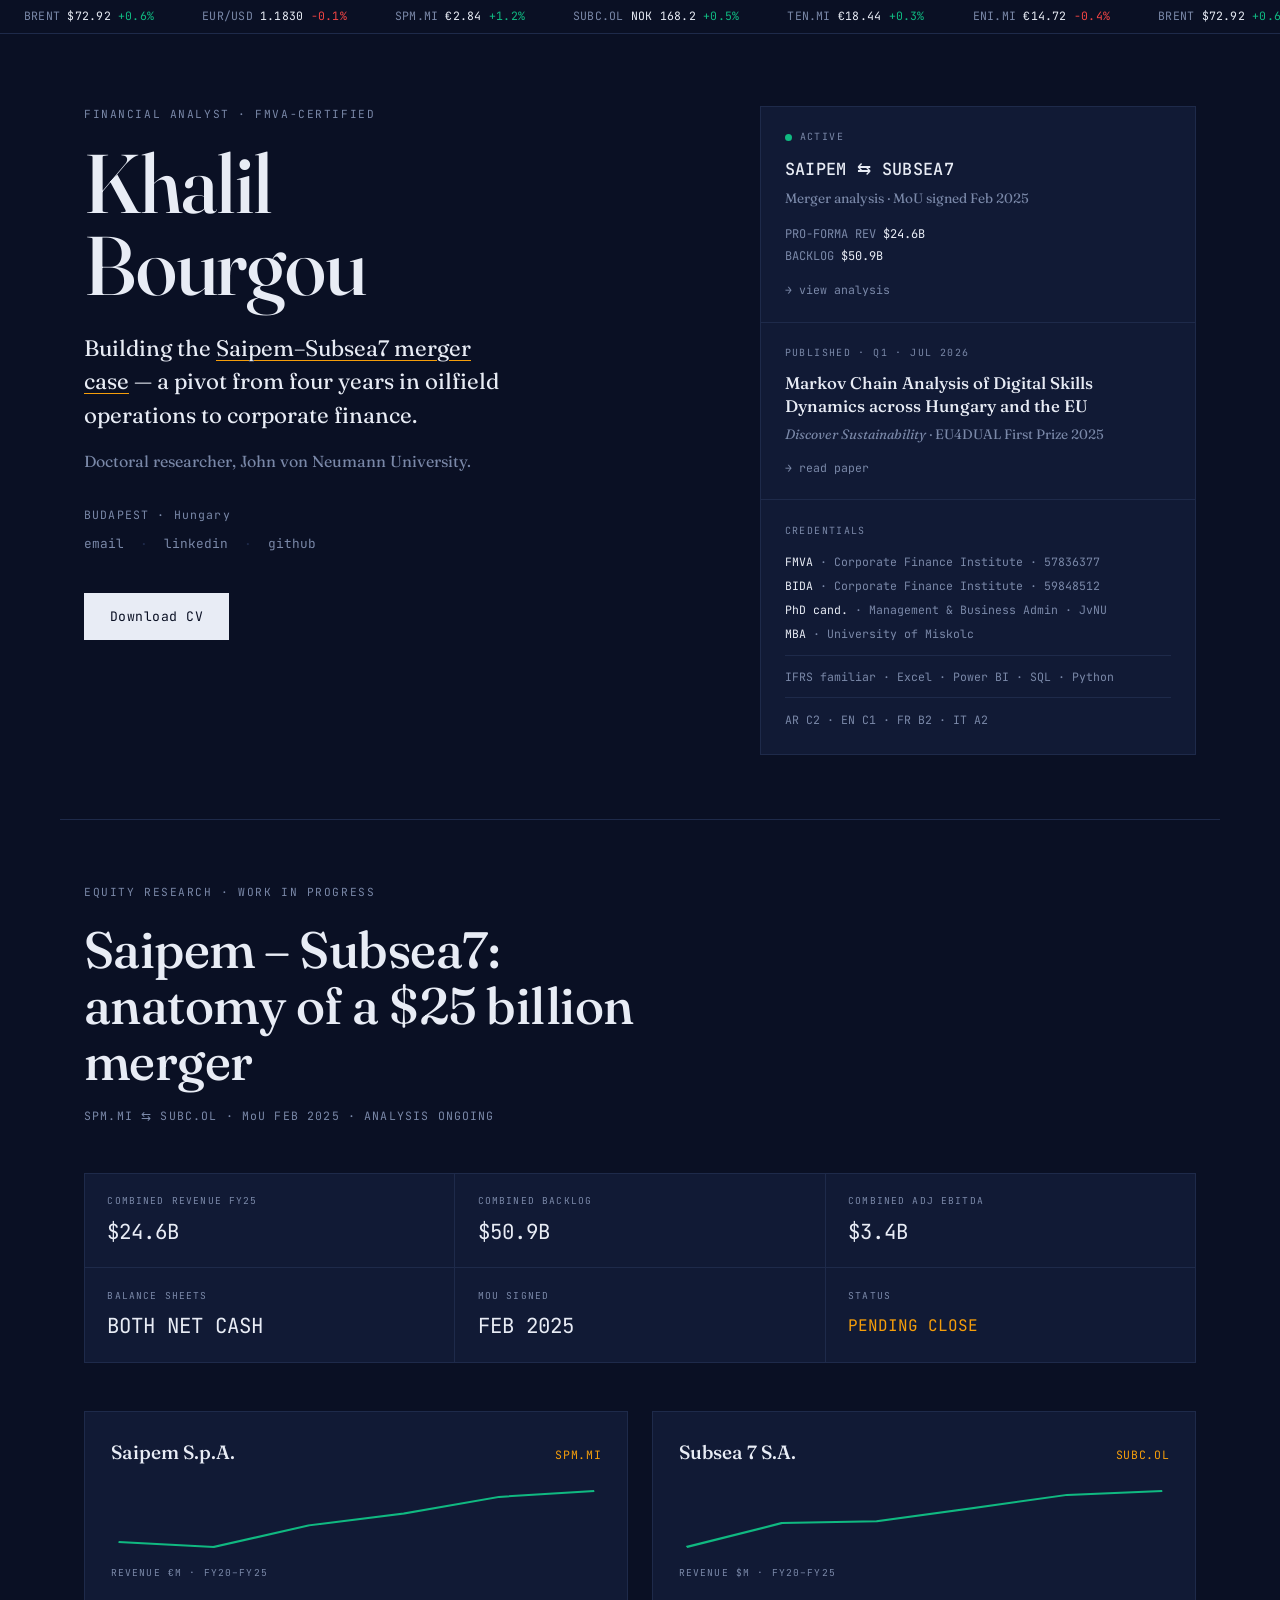
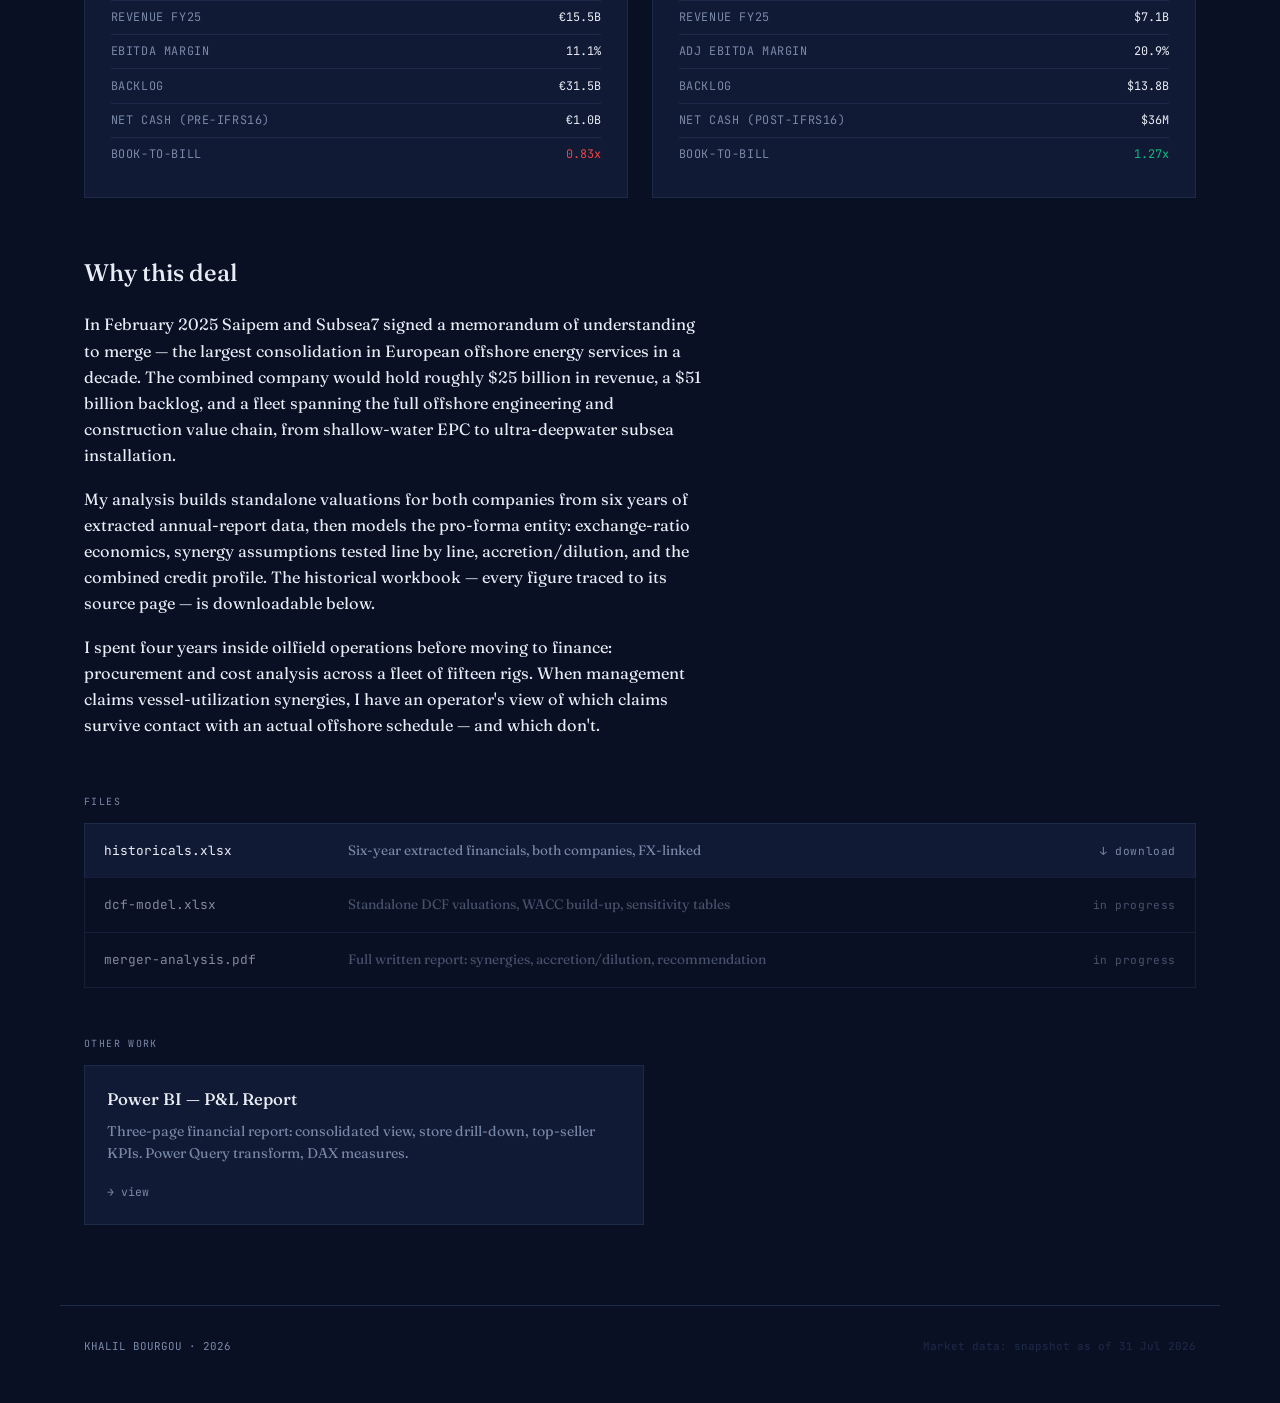
<file: index.html>
<!DOCTYPE html>
<html lang="en">
<head>
  <meta charset="utf-8">
  <meta name="viewport" content="width=device-width, initial-scale=1">
  <title>Khalil Bourgou — Financial Analyst</title>
  <meta name="description" content="FMVA-certified financial analyst building the Saipem–Subsea7 merger case. PhD researcher">

  <!-- Open Graph — link previews in Slack / WhatsApp / LinkedIn -->
  <meta property="og:title" content="Khalil Bourgou — Financial Analyst">
  <meta property="og:description" content="FMVA-certified. Building the Saipem–Subsea7 merger case. Published researcher.">
  <meta property="og:type" content="website">
  <meta property="og:url" content="https://bourgov.github.io/">

  <link rel="preconnect" href="https://fonts.googleapis.com">
  <link rel="preconnect" href="https://fonts.gstatic.com" crossorigin>
  <link href="https://fonts.googleapis.com/css2?family=Fraunces:opsz,wght@9..144,400;9..144,500;9..144,600&family=JetBrains+Mono:wght@400;500&display=swap" rel="stylesheet">
  <link rel="stylesheet" href="styles.css">
</head>
<body>

  <!-- ══════════════ TICKER STRIP ══════════════ -->
  <div class="ticker-wrap" aria-hidden="true">
    <div class="ticker" id="ticker">
      <!-- populated by script.js; static fallback below -->
      <span class="tick"><span class="sym">LOADING</span> <span class="px">market data…</span></span>
    </div>
  </div>

  <!-- ══════════════ ABOVE THE FOLD ══════════════ -->
  <main class="fold">

    <!-- Left column — the human side -->
    <section class="identity">
      <p class="eyebrow">FINANCIAL ANALYST · FMVA-CERTIFIED</p>
      <h1>Khalil<br>Bourgou</h1>
      <p class="lede">
        Building the <a class="quiet-link" href="#project">Saipem–Subsea7 merger case</a> —
        a pivot from four years in oilfield operations to corporate finance.
      </p>
      <p class="sub">
        Doctoral researcher, John von Neumann University. 
        <em></em> 
      </p>

      <p class="meta-line">BUDAPEST · Hungary</p>

      <nav class="contact" aria-label="Contact">
        <a href="mailto:bourgoukalil@gmail.com">email</a>
        <span class="sep">·</span>
        <a href="https://www.linkedin.com/in/khalilbourgou/" rel="noopener">linkedin</a>
        <span class="sep">·</span>
        <a href="https://github.com/Bourgov" rel="noopener">github</a>
      </nav>

      <a class="cv-btn" href="assets/KhalilBourgou_CV.pdf" download>Download CV</a>
    </section>

    <!-- Right column — the data side -->
    <section class="panels">

      <a class="panel panel-live" href="#project">
        <div class="panel-head">
          <span class="live-dot" aria-hidden="true"></span>
          <span class="panel-tag">ACTIVE</span>
        </div>
        <p class="panel-title mono">SAIPEM &#8646; SUBSEA7</p>
        <p class="panel-desc">Merger analysis · MoU signed Feb 2025</p>
        <p class="panel-data mono">
          PRO-FORMA REV <span class="val">$24.6B</span><br>
          BACKLOG <span class="val">$50.9B</span>
        </p>
        <p class="panel-cta mono">&rarr; view analysis</p>
      </a>

      <a class="panel" href="https://doi.org/10.1007/s43621-026-04176-8" rel="noopener">
        <div class="panel-head">
          <span class="panel-tag">PUBLISHED · Q1 · JUL 2026</span>
        </div>
        <p class="panel-title-serif">Markov Chain Analysis of Digital Skills Dynamics across Hungary&nbsp;and&nbsp;the&nbsp;EU</p>
        <p class="panel-desc"><em>Discover Sustainability</em> · EU4DUAL First Prize 2025</p>
        <p class="panel-cta mono">&rarr; read paper</p>
      </a>

      <div class="panel panel-static">
        <div class="panel-head">
          <span class="panel-tag">CREDENTIALS</span>
        </div>
        <ul class="cred mono">
          <li>FMVA <span class="dim">· Corporate Finance Institute · 57836377</span></li>
          <li>BIDA <span class="dim">· Corporate Finance Institute · 59848512</span></li>
          <li>PhD cand. <span class="dim">· Management &amp; Business Admin · JvNU</span></li>
          <li>MBA <span class="dim">· University of Miskolc</span></li>
          <li class="cred-skills">IFRS familiar · Excel · Power BI · SQL · Python</li>
          <li class="cred-langs">AR C2 · EN C1 · FR B2 · IT A2</li>
        </ul>
      </div>

    </section>
  </main>

  <!-- ══════════════ PROJECT DETAIL ══════════════ -->
  <article class="project" id="project">

    <header class="project-head">
      <p class="eyebrow">EQUITY RESEARCH · WORK IN PROGRESS</p>
      <h2>Saipem&thinsp;–&thinsp;Subsea7:<br>anatomy of a $25&thinsp;billion merger</h2>
      <p class="project-sub mono">SPM.MI &#8646; SUBC.OL · MoU FEB 2025 · ANALYSIS ONGOING</p>
    </header>

    <!-- Deal snapshot metric grid -->
    <div class="metrics mono">
      <div class="metric"><span class="m-label">COMBINED REVENUE FY25</span><span class="m-val">$24.6B</span></div>
      <div class="metric"><span class="m-label">COMBINED BACKLOG</span><span class="m-val">$50.9B</span></div>
      <div class="metric"><span class="m-label">COMBINED ADJ EBITDA</span><span class="m-val">$3.4B</span></div>
      <div class="metric"><span class="m-label">BALANCE SHEETS</span><span class="m-val">BOTH NET CASH</span></div>
      <div class="metric"><span class="m-label">MOU SIGNED</span><span class="m-val">FEB 2025</span></div>
      <div class="metric"><span class="m-label">STATUS</span><span class="m-val accent">PENDING CLOSE</span></div>
    </div>

    <!-- Company quote panels -->
    <div class="quotes">

      <div class="quote">
        <div class="q-head">
          <span class="q-name">Saipem S.p.A.</span>
          <span class="q-tick mono">SPM.MI</span>
        </div>
        <svg class="spark" viewBox="0 0 260 64" preserveAspectRatio="none" aria-label="Saipem revenue 2020 to 2025">
          <polyline id="spark-saipem" fill="none" stroke-width="2" points=""/>
        </svg>
        <p class="spark-label mono">REVENUE €M · FY20–FY25</p>
        <dl class="q-data mono">
          <div><dt>REVENUE FY25</dt><dd>€15.5B</dd></div>
          <div><dt>EBITDA MARGIN</dt><dd>11.1%</dd></div>
          <div><dt>BACKLOG</dt><dd>€31.5B</dd></div>
          <div><dt>NET CASH (PRE-IFRS16)</dt><dd>€1.0B</dd></div>
          <div><dt>BOOK-TO-BILL</dt><dd class="neg">0.83x</dd></div>
        </dl>
      </div>

      <div class="quote">
        <div class="q-head">
          <span class="q-name">Subsea 7 S.A.</span>
          <span class="q-tick mono">SUBC.OL</span>
        </div>
        <svg class="spark" viewBox="0 0 260 64" preserveAspectRatio="none" aria-label="Subsea7 revenue 2020 to 2025">
          <polyline id="spark-subsea7" fill="none" stroke-width="2" points=""/>
        </svg>
        <p class="spark-label mono">REVENUE $M · FY20–FY25</p>
        <dl class="q-data mono">
          <div><dt>REVENUE FY25</dt><dd>$7.1B</dd></div>
          <div><dt>ADJ EBITDA MARGIN</dt><dd>20.9%</dd></div>
          <div><dt>BACKLOG</dt><dd>$13.8B</dd></div>
          <div><dt>NET CASH (POST-IFRS16)</dt><dd>$36M</dd></div>
          <div><dt>BOOK-TO-BILL</dt><dd class="pos">1.27x</dd></div>
        </dl>
      </div>

    </div>

    <!-- Thesis -->
    <div class="thesis">
      <h3>Why this deal</h3>
      <p>
        In February 2025 Saipem and Subsea7 signed a memorandum of understanding to merge —
        the largest consolidation in European offshore energy services in a decade. The combined
        company would hold roughly $25 billion in revenue, a $51 billion backlog, and a fleet
        spanning the full offshore engineering and construction value chain, from shallow-water
        EPC to ultra-deepwater subsea installation.
      </p>
      <p>
        My analysis builds standalone valuations for both companies from six years of extracted
        annual-report data, then models the pro-forma entity: exchange-ratio economics, synergy
        assumptions tested line by line, accretion&#8202;/&#8202;dilution, and the combined credit profile.
        The historical workbook — every figure traced to its source page — is downloadable below.
      </p>
      <p>
        I spent four years inside oilfield operations before moving to finance: procurement and
        cost analysis across a fleet of fifteen rigs. When management claims vessel-utilization
        synergies, I have an operator's view of which claims survive contact with an actual
        offshore schedule — and which don't.
      </p>
    </div>

    <!-- Downloads -->
    <div class="downloads">
      <p class="dl-head mono">FILES</p>

      <a class="dl available" href="assets/Saipem_Subsea7_Historicals.xlsx" download>
        <span class="dl-name mono">historicals.xlsx</span>
        <span class="dl-desc">Six-year extracted financials, both companies, FX-linked</span>
        <span class="dl-status mono">&darr; download</span>
      </a>

      <div class="dl pending">
        <span class="dl-name mono">dcf-model.xlsx</span>
        <span class="dl-desc">Standalone DCF valuations, WACC build-up, sensitivity tables</span>
        <span class="dl-status mono">in progress</span>
      </div>

      <div class="dl pending">
        <span class="dl-name mono">merger-analysis.pdf</span>
        <span class="dl-desc">Full written report: synergies, accretion/dilution, recommendation</span>
        <span class="dl-status mono">in progress</span>
      </div>
    </div>

    <!-- Secondary work -->
    <div class="secondary">
      <p class="dl-head mono">OTHER WORK</p>
      <a class="sec-card" href="https://github.com/Bourgov/PowerBI-Projects/blob/05364cc1189643a9fe2a55ef264ee5421b95c318/Power%20BI%20-%20P%26L%20report.pdf" rel="noopener">
        <span class="sec-name">Power BI — P&amp;L Report</span>
        <span class="sec-desc">Three-page financial report: consolidated view, store drill-down, top-seller KPIs. Power Query transform, DAX measures.</span>
        <span class="panel-cta mono">&rarr; view</span>
      </a>
    </div>

  </article>

  <!-- ══════════════ FOOTER ══════════════ -->
  <footer class="foot">
    <p class="mono">KHALIL BOURGOU · <span id="year"></span></p>
    <p class="mono dim" id="data-note">Market data: static snapshot</p>
  </footer>

  <script src="script.js"></script>
</body>
</html>
</file>
<file: styles.css>
/* ═══════════════════════════════════════════════════════════
   Khalil Bourgou — portfolio
   Terminal look, editorial restraint.
   Serif: Fraunces · Mono: JetBrains Mono · no sans anywhere
   ═══════════════════════════════════════════════════════════ */

:root {
  --bg:        #0a1024;   /* deep navy, warmer than black          */
  --surface:   #111a35;   /* panel background                      */
  --rule:      #1e2a4a;   /* dividers, borders                     */
  --text:      #e8ecf5;   /* primary — off-white                   */
  --text-2:    #7a88a8;   /* secondary — muted blue-grey           */
  --pos:       #10b981;   /* green — positives, live status only   */
  --neg:       #ef4444;   /* red — negatives only                  */
  --amber:     #f59e0b;   /* highlight / hover / links             */
  --serif: "Fraunces", Georgia, serif;
  --mono: "JetBrains Mono", "SF Mono", Consolas, monospace;
}

* { margin: 0; padding: 0; box-sizing: border-box; }

html { scroll-behavior: smooth; }

body {
  background: var(--bg);
  color: var(--text);
  font-family: var(--serif);
  font-weight: 400;
  line-height: 1.6;
  -webkit-font-smoothing: antialiased;
}

.mono { font-family: var(--mono); }

a { color: inherit; }

::selection { background: var(--amber); color: var(--bg); }

/* ─────────────── Ticker strip ─────────────── */

.ticker-wrap {
  border-bottom: 1px solid var(--rule);
  overflow: hidden;
  white-space: nowrap;
  height: 34px;
  display: flex;
  align-items: center;
}

.ticker {
  display: inline-flex;
  gap: 3rem;
  padding-left: 1.5rem;
  animation: scroll 45s linear infinite;
  font-family: var(--mono);
  font-size: 0.72rem;
  letter-spacing: 0.02em;
  will-change: transform;
}

.ticker-wrap:hover .ticker { animation-play-state: paused; }

/* content is rendered twice by script.js; -50% gives a seamless loop */
@keyframes scroll {
  to { transform: translateX(-50%); }
}

@media (prefers-reduced-motion: reduce) {
  .ticker { animation: none; }
}

.tick .sym { color: var(--text-2); }
.tick .px  { color: var(--text); }
.tick .chg-pos { color: var(--pos); }
.tick .chg-neg { color: var(--neg); }

/* ─────────────── Above the fold ─────────────── */

.fold {
  max-width: 1160px;
  margin: 0 auto;
  padding: clamp(3rem, 8vh, 6rem) 1.5rem 4rem;
  display: grid;
  grid-template-columns: 55% 1fr;
  gap: clamp(2rem, 5vw, 5rem);
  align-items: start;
}

.eyebrow {
  font-family: var(--mono);
  font-size: 0.7rem;
  letter-spacing: 0.14em;
  color: var(--text-2);
  margin-bottom: 1.2rem;
}

.identity h1 {
  font-size: clamp(3rem, 7vw, 5.2rem);
  font-weight: 500;
  line-height: 0.98;
  letter-spacing: -0.015em;
  margin-bottom: 1.6rem;
  font-variation-settings: "opsz" 144;
}

.lede {
  font-size: clamp(1.15rem, 2vw, 1.4rem);
  line-height: 1.5;
  max-width: 30ch;
  margin-bottom: 1rem;
}

.quiet-link {
  text-decoration-color: var(--amber);
  text-decoration-thickness: 1px;
  text-underline-offset: 4px;
  transition: color 150ms;
}
.quiet-link:hover { color: var(--amber); }

.sub {
  color: var(--text-2);
  font-size: 1rem;
  max-width: 42ch;
  margin-bottom: 2rem;
}
.sub em { color: var(--text); font-style: italic; }

.meta-line {
  font-family: var(--mono);
  font-size: 0.72rem;
  letter-spacing: 0.1em;
  color: var(--text-2);
  margin-bottom: 0.6rem;
}

.contact {
  font-family: var(--mono);
  font-size: 0.8rem;
  margin-bottom: 2.4rem;
}
.contact a {
  color: var(--text-2);
  text-decoration: none;
  transition: color 150ms;
}
.contact a:hover, .contact a:focus-visible { color: var(--amber); }
.sep { color: var(--rule); margin: 0 0.5rem; }

.cv-btn {
  display: inline-block;
  font-family: var(--mono);
  font-size: 0.82rem;
  letter-spacing: 0.04em;
  color: var(--bg);
  background: var(--text);
  padding: 0.8rem 1.6rem;
  text-decoration: none;
  transition: background 150ms;
}
.cv-btn:hover, .cv-btn:focus-visible { background: var(--amber); }

/* ─────────────── Right column panels ─────────────── */

.panels {
  display: flex;
  flex-direction: column;
  gap: 1px;               /* hairline gaps — panels share rules */
  background: var(--rule);
  border: 1px solid var(--rule);
}

.panel {
  background: var(--surface);
  padding: 1.4rem 1.5rem;
  text-decoration: none;
  display: block;
  transition: background 150ms;
}

a.panel:hover, a.panel:focus-visible { background: #162142; }
a.panel:hover .panel-cta { color: var(--amber); }

.panel-head {
  display: flex;
  align-items: center;
  gap: 0.5rem;
  margin-bottom: 0.7rem;
}

.panel-tag {
  font-family: var(--mono);
  font-size: 0.62rem;
  letter-spacing: 0.14em;
  color: var(--text-2);
}

.live-dot {
  width: 7px; height: 7px;
  border-radius: 50%;
  background: var(--pos);
  animation: pulse 2s ease-in-out infinite;
}
@keyframes pulse {
  50% { opacity: 0.35; }
}
@media (prefers-reduced-motion: reduce) {
  .live-dot { animation: none; }
}

.panel-title {
  font-size: 1.05rem;
  font-weight: 500;
  letter-spacing: 0.02em;
  margin-bottom: 0.3rem;
}

.panel-title-serif {
  font-family: var(--serif);
  font-size: 1.05rem;
  font-weight: 500;
  line-height: 1.35;
  margin-bottom: 0.4rem;
}

.panel-desc {
  color: var(--text-2);
  font-size: 0.85rem;
  margin-bottom: 0.8rem;
}
.panel-desc em { color: var(--text-2); }

.panel-data {
  font-size: 0.75rem;
  line-height: 1.9;
  color: var(--text-2);
  margin-bottom: 0.8rem;
}
.panel-data .val { color: var(--text); }

.panel-cta {
  font-size: 0.72rem;
  color: var(--text-2);
  transition: color 150ms;
}

.cred {
  list-style: none;
  font-size: 0.72rem;
  line-height: 2.1;
}
.cred .dim { color: var(--text-2); }
.cred-skills, .cred-langs {
  color: var(--text-2);
  border-top: 1px solid var(--rule);
  margin-top: 0.5rem;
  padding-top: 0.6rem;
}

/* ─────────────── Project section ─────────────── */

.project {
  max-width: 1160px;
  margin: 0 auto;
  padding: 4rem 1.5rem 5rem;
  border-top: 1px solid var(--rule);
}

.project-head { margin-bottom: 3rem; }

.project-head h2 {
  font-size: clamp(2rem, 4.5vw, 3.2rem);
  font-weight: 500;
  line-height: 1.1;
  letter-spacing: -0.01em;
  margin-bottom: 1rem;
  max-width: 22ch;
}

.project-sub {
  font-size: 0.72rem;
  letter-spacing: 0.1em;
  color: var(--text-2);
}

/* Metric grid */

.metrics {
  display: grid;
  grid-template-columns: repeat(3, 1fr);
  gap: 1px;
  background: var(--rule);
  border: 1px solid var(--rule);
  margin-bottom: 3rem;
}

.metric {
  background: var(--surface);
  padding: 1.2rem 1.4rem;
  display: flex;
  flex-direction: column;
  gap: 0.4rem;
}

.m-label {
  font-size: 0.6rem;
  letter-spacing: 0.12em;
  color: var(--text-2);
}

.m-val {
  font-size: 1.3rem;
  color: var(--text);
}
.m-val.accent { color: var(--amber); font-size: 1rem; padding-top: 0.25rem; }

/* Quote panels */

.quotes {
  display: grid;
  grid-template-columns: 1fr 1fr;
  gap: 1.5rem;
  margin-bottom: 3.5rem;
}

.quote {
  border: 1px solid var(--rule);
  background: var(--surface);
  padding: 1.6rem;
}

.q-head {
  display: flex;
  justify-content: space-between;
  align-items: baseline;
  margin-bottom: 1.2rem;
}

.q-name {
  font-size: 1.2rem;
  font-weight: 500;
}

.q-tick {
  font-size: 0.72rem;
  color: var(--amber);
  letter-spacing: 0.06em;
}

.spark {
  width: 100%;
  height: 64px;
  margin-bottom: 0.4rem;
}
.spark polyline { stroke: var(--pos); }

.spark-label {
  font-size: 0.6rem;
  letter-spacing: 0.12em;
  color: var(--text-2);
  margin-bottom: 1.2rem;
}

.q-data { font-size: 0.74rem; }
.q-data div {
  display: flex;
  justify-content: space-between;
  padding: 0.45rem 0;
  border-top: 1px solid var(--rule);
}
.q-data dt { color: var(--text-2); letter-spacing: 0.05em; }
.q-data dd { color: var(--text); }
.q-data .pos { color: var(--pos); }
.q-data .neg { color: var(--neg); }

/* Thesis */

.thesis {
  max-width: 62ch;
  margin-bottom: 3.5rem;
}

.thesis h3 {
  font-size: 1.5rem;
  font-weight: 500;
  margin-bottom: 1.2rem;
}

.thesis p {
  margin-bottom: 1.1rem;
  color: var(--text);
  font-size: 1.02rem;
}

/* Downloads */

.dl-head {
  font-size: 0.62rem;
  letter-spacing: 0.14em;
  color: var(--text-2);
  margin-bottom: 0.8rem;
}

.downloads { margin-bottom: 3rem; }

.dl {
  display: grid;
  grid-template-columns: 220px 1fr auto;
  gap: 1.5rem;
  align-items: baseline;
  padding: 1rem 1.2rem;
  border: 1px solid var(--rule);
  border-bottom: none;
  text-decoration: none;
  transition: background 150ms;
}
.dl:last-child { border-bottom: 1px solid var(--rule); }

.dl.available { background: var(--surface); }
.dl.available:hover, .dl.available:focus-visible { background: #162142; }
.dl.available:hover .dl-status { color: var(--amber); }

.dl.pending { opacity: 0.55; }

.dl-name { font-size: 0.8rem; color: var(--text); }
.dl-desc { font-size: 0.85rem; color: var(--text-2); font-family: var(--serif); }
.dl-status { font-size: 0.7rem; color: var(--text-2); letter-spacing: 0.05em; transition: color 150ms; }

/* Secondary */

.sec-card {
  display: block;
  border: 1px solid var(--rule);
  background: var(--surface);
  padding: 1.3rem 1.4rem;
  text-decoration: none;
  max-width: 560px;
  transition: background 150ms;
}
.sec-card:hover, .sec-card:focus-visible { background: #162142; }
.sec-card:hover .panel-cta { color: var(--amber); }

.sec-name {
  display: block;
  font-size: 1.05rem;
  font-weight: 500;
  margin-bottom: 0.4rem;
}

.sec-desc {
  display: block;
  font-size: 0.88rem;
  color: var(--text-2);
  margin-bottom: 0.8rem;
}

/* ─────────────── Footer ─────────────── */

.foot {
  max-width: 1160px;
  margin: 0 auto;
  padding: 2rem 1.5rem 3rem;
  border-top: 1px solid var(--rule);
  display: flex;
  justify-content: space-between;
  font-size: 0.68rem;
  color: var(--text-2);
}
.foot .dim { color: var(--rule); }

/* ─────────────── Focus visibility ─────────────── */

a:focus-visible, .dl:focus-visible {
  outline: 2px solid var(--amber);
  outline-offset: 2px;
}

/* ─────────────── Mobile ─────────────── */

@media (max-width: 820px) {
  .fold {
    grid-template-columns: 1fr;
    padding-top: 3rem;
    gap: 3rem;
  }
  .metrics { grid-template-columns: repeat(2, 1fr); }
  .quotes { grid-template-columns: 1fr; }
  .dl {
    grid-template-columns: 1fr;
    gap: 0.3rem;
  }
  .foot { flex-direction: column; gap: 0.4rem; }
}
</file>
